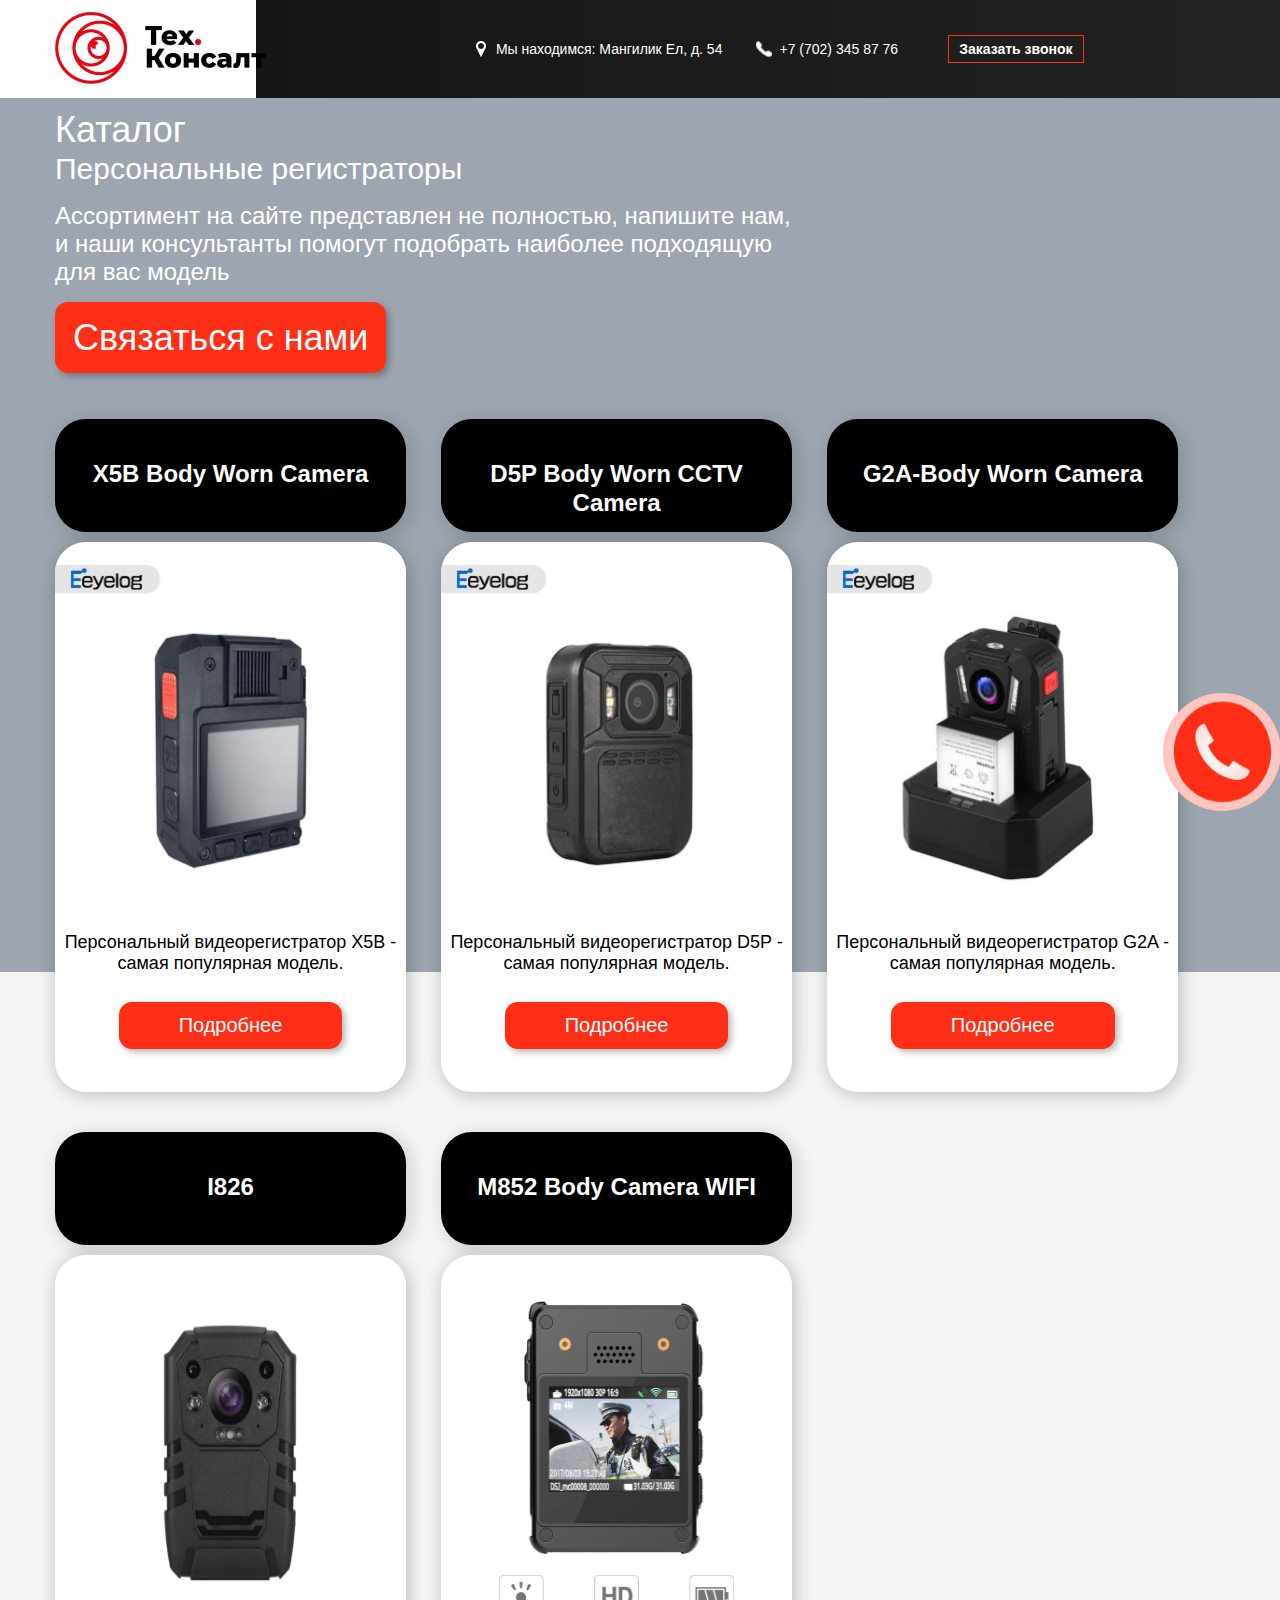
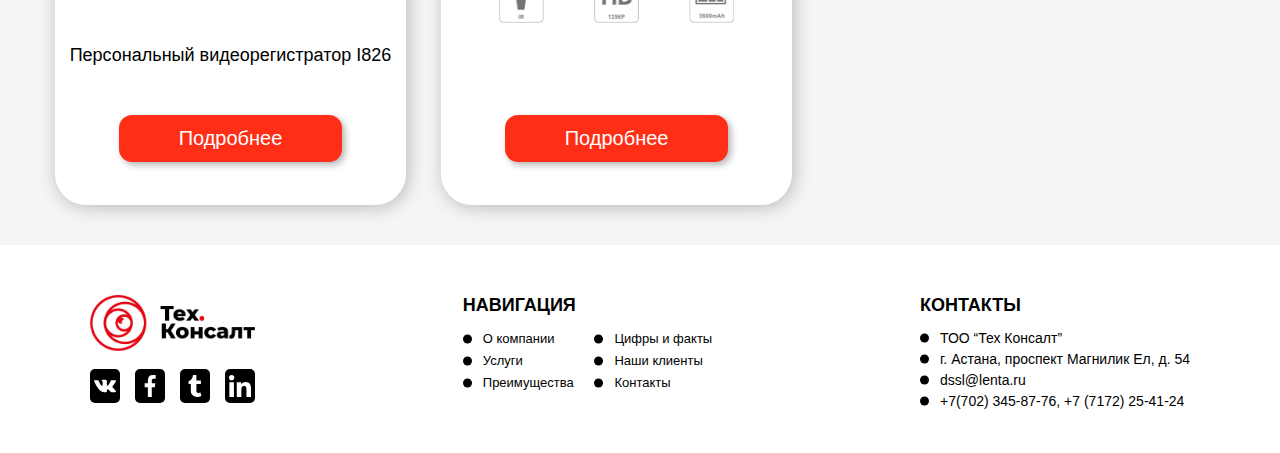
<file: page-catalog.html>
<!DOCTYPE html><html lang="ru"><head><meta charset="UTF-8"><meta name="viewport" content="width=device-width,initial-scale=1"><link rel="shortcut icon" href="img/favicon.ico" type="image/x-icon"><meta http-equiv="X-UA-Compatible" content="ie=edge"><meta name="theme-color" content="#111111"><title>spectra.kz-поставка,монтаж и установка видеокамер в Астане</title><link rel="stylesheet" href="css/main.min.css"></head><body><div class="site-container"><a href="#" class="call-btn"><img src="img/call.png" alt="phone"> </a><!-- modal-form --><div class="modal-container"><div class="modal"><div class="modal-close"></div><h3>Запишитесь на тест-драйв.</h3><p class="form-desc">Отправляя свои персональные данные, вы даете согласие на их обработку</p><form action="#" class="form"><input type="text" id="input-name" placeholder="Ваше имя"> <input type="tel" id="input-tel" placeholder="Ваш телефон"> <button type="submit" class="btn-reset btn">ЗАПИСАТЬСЯ</button></form></div></div><!-- ==================== --><header class="header page-header"><div class="container header__container"><a href="index.html" class="header__logo"><img src="img/logo.png" alt=""></a><div class="header__navbar"><div class="header__navbar-top"><span class="adress">Мы находимся: Мангилик Ел, д. 54</span> <a href="tel:+77023458776" class="tel">+7 (702) 345 87 76</a> <button class="btn-reset header__call">Заказать звонок</button></div></div></div></header><main id="swup" class="transition-fade"><section class="catalog"><div class="container catalog__container"><div class="catalog__info _anim-items"><h2 class="_anim-items">Каталог</h2><span class="_anim-items">Персональные регистраторы</span><p class="_anim-items">Ассортимент на сайте представлен не полностью, напишите нам, и наши консультанты помогут подобрать наиболее подходящую для вас модель</p><a href="#" class="btn _anim-items">Связаться с нами</a></div><div class="catalog__inner"><div class="catalog__item"><div class="catalog__item-header"><h3>X5B Body Worn Camera</h3></div><div class="catalog__item-body"><img src="img/catalog-1.png" alt="camera"><p class="catalog__desc">Персональный видеорегистратор X5B - самая популярная модель.</p><div class="hidden-info"><div class="hidden-info__price">200 000kzt</div><div class="hidden-info__desc">Описание товара</div><div class="hidden-info__char">Характеристика товара</div><div class="hidden-info__docs">Документация товара</div></div><a href="#" class="btn catalog__btn">Подробнее</a></div></div><div class="catalog__item"><div class="catalog__item-header"><h3>D5P Body Worn CCTV Camera</h3></div><div class="catalog__item-body"><img src="img/catalog-2.png" alt="camera"><p class="catalog__desc">Персональный видеорегистратор D5P - самая популярная модель.</p><div class="hidden-info"><div class="hidden-info__price">250 000kzt</div><div class="hidden-info__desc">Описание товара</div><div class="hidden-info__char">Характеристика товара</div><div class="hidden-info__docs">Документация товара</div></div><a href="#" class="btn catalog__btn">Подробнее</a></div></div><div class="catalog__item"><div class="catalog__item-header"><h3>G2A-Body Worn Camera</h3></div><div class="catalog__item-body"><img src="img/catalog-3.png" alt="camera"><p class="catalog__desc">Персональный видеорегистратор G2A - самая популярная модель.</p><div class="hidden-info"><div class="hidden-info__price">150 000kzt</div><div class="hidden-info__desc">Описание товара</div><div class="hidden-info__char">Характеристика товара</div><div class="hidden-info__docs">Документация товара</div></div><a href="#" class="btn catalog__btn">Подробнее</a></div></div><div class="catalog__item"><div class="catalog__item-header"><h3>I826</h3></div><div class="catalog__item-body"><img src="img/catalog-4.png" alt="camera"><p class="catalog__desc">Персональный видеорегистратор I826</p><div class="hidden-info"><div class="hidden-info__price">120 000kzt</div><div class="hidden-info__desc">Описание товара</div><div class="hidden-info__char">Характеристика товара</div><div class="hidden-info__docs">Документация товара</div></div><a href="#" class="btn catalog__btn">Подробнее</a></div></div><div class="catalog__item"><div class="catalog__item-header"><h3>M852 Body Camera WIFI</h3></div><div class="catalog__item-body"><img src="img/catalog-5.png" alt="camera"><p class="catalog__desc"></p><div class="hidden-info"><div class="hidden-info__price">400 000kzt</div><div class="hidden-info__desc">Описание товара</div><div class="hidden-info__char">Характеристика товара</div><div class="hidden-info__docs">Документация товара</div></div><a href="#" class="btn catalog__btn">Подробнее</a></div></div></div></div></section></main><footer class="footer" id="footer"><div class="container footer__container"><div class="footer__info"><a href="index.html" class="footer__logo logo"><img src="img/logo.png" alt="logo"></a><div class="footer__social"><a href="#"><svg class="social-icon"><use xlink:href="img/sprite.svg#vk"></use></svg> </a><a href="#"><svg class="social-icon"><use xlink:href="img/sprite.svg#fb"></use></svg> </a><a href="#"><svg class="social-icon"><use xlink:href="img/sprite.svg#tb"></use></svg> </a><a href="#"><svg class="social-icon"><use xlink:href="img/sprite.svg#in"></use></svg></a></div></div><div class="footer__nav"><h3>Навигация</h3><ul><li><a href="#">О компании</a></li><li><a href="#">Услуги</a></li><li><a href="#">Преимущества</a></li><li><a href="#">Цифры и факты</a></li><li><a href="#">Наши клиенты</a></li><li><a href="#">Контакты</a></li></ul></div><div class="footer__contacts"><h3>КОНТАКТЫ</h3><ul><li>ТОО “Тех Консалт”</li><li>г. Астана, проспект Магнилик Ел, д. 54</li><li>dssl@lenta.ru</li><li>+7(702) 345-87-76, +7 (7172) 25-41-24</li></ul></div></div></footer></div><script src="js/main.js"></script></body></html>
</file>
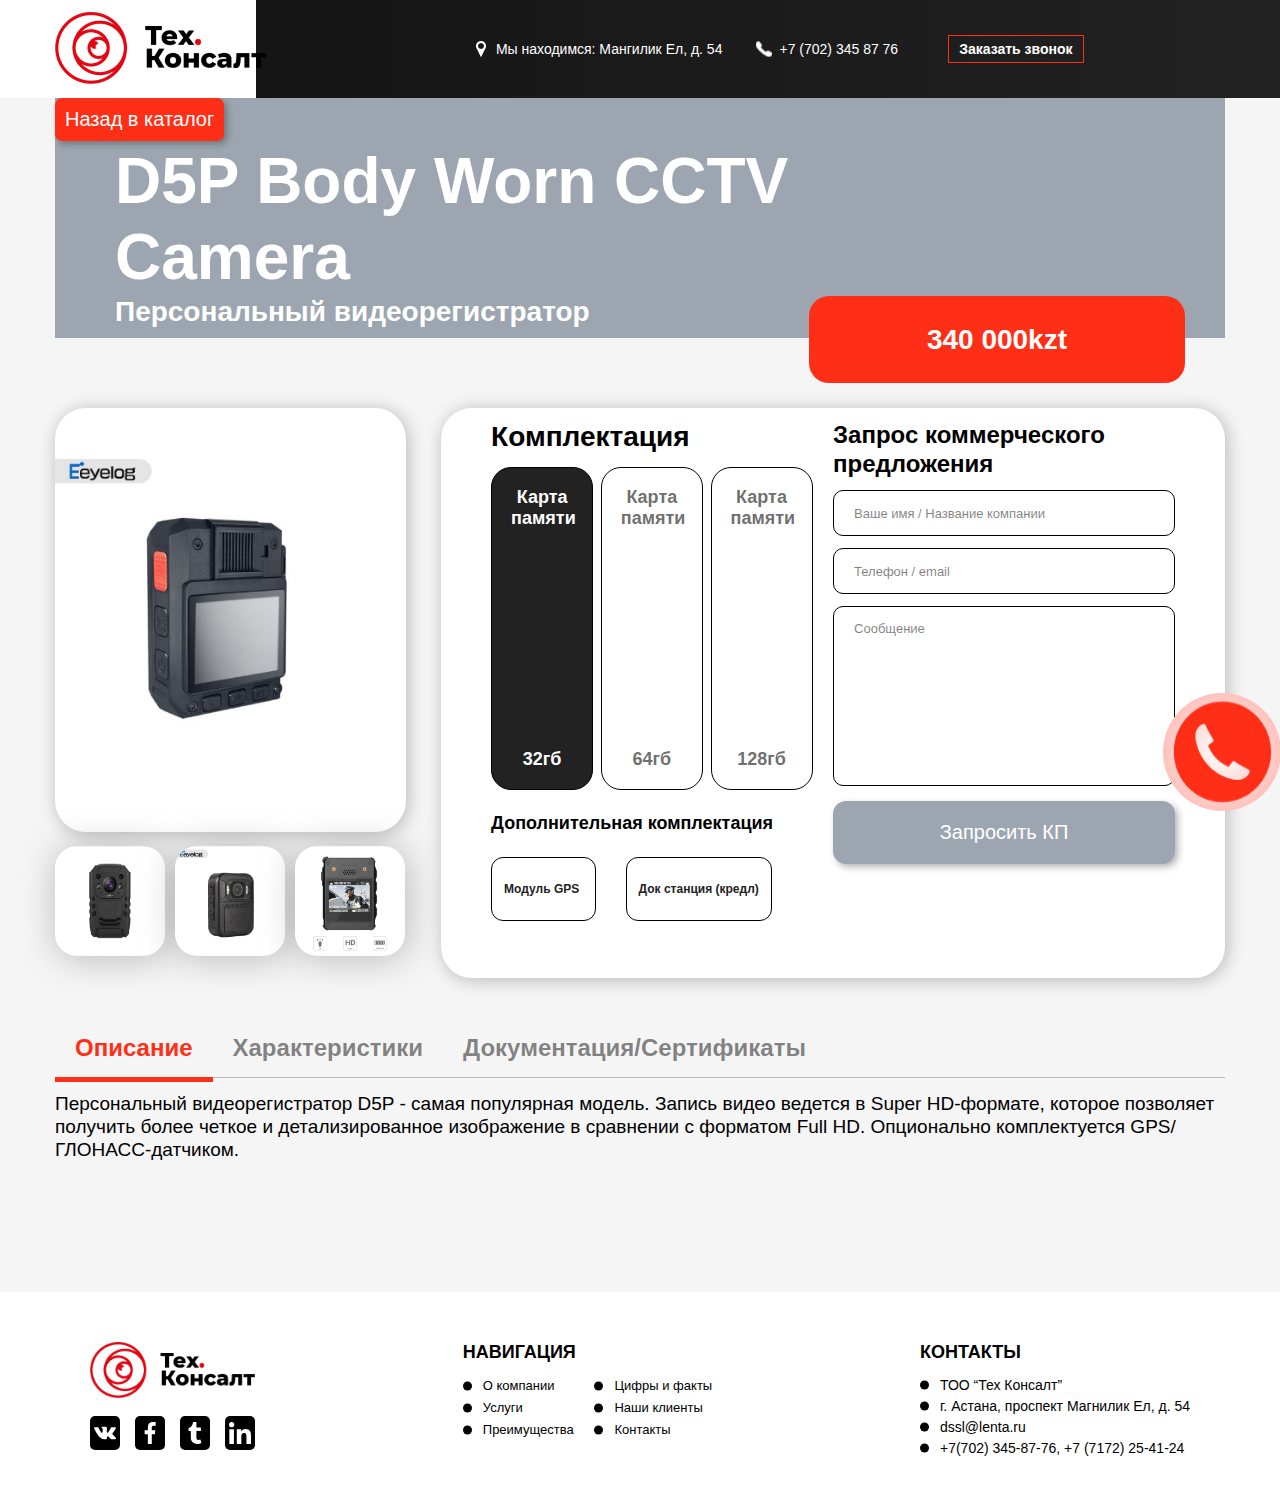
<file: page-product.html>
<!DOCTYPE html><html lang="ru"><head><meta charset="UTF-8"><meta name="viewport" content="width=device-width,initial-scale=1"><link rel="shortcut icon" href="img/favicon.ico" type="image/x-icon"><meta http-equiv="X-UA-Compatible" content="ie=edge"><meta name="theme-color" content="#111111"><title>spectra.kz-поставка,монтаж и установка видеокамер в Астане</title><link rel="stylesheet" href="css/main.min.css"></head><body><div class="site-container"><a href="#" class="call-btn"><img src="img/call.png" alt="phone"> </a><!-- modal-form --><div class="modal-container"><div class="modal"><div class="modal-close"></div><h3>Запишитесь на тест-драйв.</h3><p class="form-desc">Отправляя свои персональные данные, вы даете согласие на их обработку</p><form action="#" class="form"><input type="text" id="input-name" placeholder="Ваше имя"> <input type="tel" id="input-tel" placeholder="Ваш телефон"> <button type="submit" class="btn-reset btn">ЗАПИСАТЬСЯ</button></form></div></div><!-- ==================== --><header class="header page-header"><div class="container header__container"><a href="index.html" class="header__logo"><img src="../img/logo.png" alt=""></a><div class="header__navbar"><div class="header__navbar-top"><span class="adress">Мы находимся: Мангилик Ел, д. 54</span> <a href="tel:+77023458776" class="tel">+7 (702) 345 87 76</a> <button class="btn-reset header__call">Заказать звонок</button></div></div></div></header><main id="swup" class="transition-fade"><section class="product"><div class="product__container container"><div class="product__title"><h2>D5P Body Worn CCTV Camera</h2><span>Персональный видеорегистратор</span> <span class="product__price">340 000kzt</span> <a href="/page-catalog.html" class="btn">Назад в каталог</a></div><div class="product__info"><div class="product__pictures"><div class="product__pictures-big"><img src="../img/catalog-1.png" alt="camera"></div><ul class="product__pictures-list"><li class="product__pictures-item"><img src="../img/catalog-4.png" alt=""></li><li class="product__pictures-item"><img src="../img/catalog-2.png" alt=""></li><li class="product__pictures-item"><img src="../img/catalog-5.png" alt=""></li></ul></div><div class="product__params"><div class="product__params-complectation"><h3>Комплектация</h3><ul class="memory-card"><li class="memory-card-item active"><span class="name">Карта памяти</span> <span class="gigs">32гб</span></li><li class="memory-card-item"><span class="name">Карта памяти</span> <span class="gigs">64гб</span></li><li class="memory-card-item"><span class="name">Карта памяти</span> <span class="gigs">128гб</span></li></ul><div class="more"><h3>Дополнительная комплектация</h3><ul class="more__inputs"><label for="gps" class="input-label">Модуль GPS <input type="checkbox" name="gps" id="gps" class="more__input visually-hidden"></label> <label for="doc" class="input-label">Док станция (кредл) <input type="checkbox" name="doc" id="doc" class="more__input visually-hidden"></label></ul></div></div><div class="product__params-form"><h3>Запрос коммерческого предложения</h3><form action="#" class="product__form"><input type="text" placeholder="Ваше имя / Название компании"> <input type="text" placeholder="Телефон / email"> <textarea name="text" id="textarea" placeholder="Сообщение"></textarea> <button class="btn-reset btn">Запросить КП</button></form></div></div></div><div class="product__text"><ul class="product__text-nav"><li><button class="btn-reset active" data-text="desc">Описание</button></li><li><button class="btn-reset" data-text="char">Характеристики</button></li><li><button class="btn-reset" data-text="docs">Документация/Сертификаты</button></li></ul><div class="product__text-content"><div class="product__text-content-out active" data-text="desc">Персональный видеорегистратор D5P - самая популярная модель. Запись видео ведется в Super HD-формате, которое позволяет получить более четкое и детализированное изображение в сравнении с форматом Full HD. Опционально комплектуется GPS/ГЛОНАСС-датчиком.</div><div class="product__text-content-out" data-text="char">КОРПУС: ABS IP54 RATEDПАМЯТЬ: 32GB BUILT-IN MEMORYВРЕМЯ ЗАПИСИ: 480P 13-14HRS, 720P 8-9HRS, 1080P 5-6HRS, 1296P 3-РАЗМЕР ЗЕРКАЛА: N/AВОСПРОИЗВЕДЕНИЕ ВИДЕО: YES (VIDEO AND AUDIO)АККУМУЛЯТОР И ПОДСТАВКА ПО ВРЕМЕНИ: 3.7V 2600MAH LI-ION 720P 6-8HRSМАТЕРИАЛ ЛИНЗ: АКРИЛМОДИФИЦИРОВАННЫЙ ЭЛЕМЕНТ: NOСТРАНА/РЕГИОН ПРОИЗВОДСТВА: КИТАЙПОЛЬЗОВАТЕЛЬСКИЙ ПАКЕТ: YESКОЛИЧЕСТВЕННАЯ ЕДИНИЦА: 1ПОДЛОЖКА: ПЛАСТИКТИП ЭТИКЕТКИ И ЛЕНТЫ: N / AТИП УСТРОЙСТВА ДЛЯ ПРЕДОТВРАЩЕНИЯ КРАЖ: N / AОБЯЗАННОСТИ: 4-5 HOURSПОДКЛЮЧЕНИЕ: USB2.0 (DATA DOWNLOAD & CHARGING)ЖЕСТКИЙ ТИП ТЕГА: N / AРАЗМЕРЫ: 82MM X 60MM X 28MMВЕС: 115GДРУГИЕ ОСОБЕННОСТИ: ЗВУКОВАЯ ОБРАТНАЯ СВЯЗЬ, МГНОВЕННЫЕ ВЫСТРЕЛЫ</div><div class="product__text-content-out" data-text="docs">Документация по продукту</div></div></div></div></section></main><footer class="footer" id="footer"><div class="container footer__container"><div class="footer__info"><a href="index.html" class="footer__logo logo"><img src="../img/logo.png" alt="logo"></a><div class="footer__social"><a href="#"><svg class="social-icon"><use xlink:href="img/sprite.svg#vk"></use></svg> </a><a href="#"><svg class="social-icon"><use xlink:href="img/sprite.svg#fb"></use></svg> </a><a href="#"><svg class="social-icon"><use xlink:href="img/sprite.svg#tb"></use></svg> </a><a href="#"><svg class="social-icon"><use xlink:href="img/sprite.svg#in"></use></svg></a></div></div><div class="footer__nav"><h3>Навигация</h3><ul><li><a href="#">О компании</a></li><li><a href="#">Услуги</a></li><li><a href="#">Преимущества</a></li><li><a href="#">Цифры и факты</a></li><li><a href="#">Наши клиенты</a></li><li><a href="#">Контакты</a></li></ul></div><div class="footer__contacts"><h3>КОНТАКТЫ</h3><ul><li>ТОО “Тех Консалт”</li><li>г. Астана, проспект Магнилик Ел, д. 54</li><li>dssl@lenta.ru</li><li>+7(702) 345-87-76, +7 (7172) 25-41-24</li></ul></div></div></footer></div><script src="js/main.js"></script></body></html>
</file>
<file: css/main.min.css>
@font-face{font-family:swiper-icons;src:url('data:application/font-woff;charset=utf-8;base64, [base64]//wADZ2x5ZgAAAywAAADMAAAD2MHtryVoZWFkAAABbAAAADAAAAA2E2+eoWhoZWEAAAGcAAAAHwAAACQC9gDzaG10eAAAAigAAAAZAAAArgJkABFsb2NhAAAC0AAAAFoAAABaFQAUGG1heHAAAAG8AAAAHwAAACAAcABAbmFtZQAAA/gAAAE5AAACXvFdBwlwb3N0AAAFNAAAAGIAAACE5s74hXjaY2BkYGAAYpf5Hu/j+W2+MnAzMYDAzaX6QjD6/4//Bxj5GA8AuRwMYGkAPywL13jaY2BkYGA88P8Agx4j+/8fQDYfA1AEBWgDAIB2BOoAeNpjYGRgYNBh4GdgYgABEMnIABJzYNADCQAACWgAsQB42mNgYfzCOIGBlYGB0YcxjYGBwR1Kf2WQZGhhYGBiYGVmgAFGBiQQkOaawtDAoMBQxXjg/wEGPcYDDA4wNUA2CCgwsAAAO4EL6gAAeNpj2M0gyAACqxgGNWBkZ2D4/wMA+xkDdgAAAHjaY2BgYGaAYBkGRgYQiAHyGMF8FgYHIM3DwMHABGQrMOgyWDLEM1T9/w8UBfEMgLzE////P/5//f/V/xv+r4eaAAeMbAxwIUYmIMHEgKYAYjUcsDAwsLKxc3BycfPw8jEQA/[base64]/uznmfPFBNODM2K7MTQ45YEAZqGP81AmGGcF3iPqOop0r1SPTaTbVkfUe4HXj97wYE+yNwWYxwWu4v1ugWHgo3S1XdZEVqWM7ET0cfnLGxWfkgR42o2PvWrDMBSFj/IHLaF0zKjRgdiVMwScNRAoWUoH78Y2icB/yIY09An6AH2Bdu/UB+yxopYshQiEvnvu0dURgDt8QeC8PDw7Fpji3fEA4z/PEJ6YOB5hKh4dj3EvXhxPqH/SKUY3rJ7srZ4FZnh1PMAtPhwP6fl2PMJMPDgeQ4rY8YT6Gzao0eAEA409DuggmTnFnOcSCiEiLMgxCiTI6Cq5DZUd3Qmp10vO0LaLTd2cjN4fOumlc7lUYbSQcZFkutRG7g6JKZKy0RmdLY680CDnEJ+UMkpFFe1RN7nxdVpXrC4aTtnaurOnYercZg2YVmLN/d/gczfEimrE/fs/bOuq29Zmn8tloORaXgZgGa78yO9/cnXm2BpaGvq25Dv9S4E9+5SIc9PqupJKhYFSSl47+Qcr1mYNAAAAeNptw0cKwkAAAMDZJA8Q7OUJvkLsPfZ6zFVERPy8qHh2YER+3i/BP83vIBLLySsoKimrqKqpa2hp6+jq6RsYGhmbmJqZSy0sraxtbO3sHRydnEMU4uR6yx7JJXveP7WrDycAAAAAAAH//wACeNpjYGRgYOABYhkgZgJCZgZNBkYGLQZtIJsFLMYAAAw3ALgAeNolizEKgDAQBCchRbC2sFER0YD6qVQiBCv/H9ezGI6Z5XBAw8CBK/m5iQQVauVbXLnOrMZv2oLdKFa8Pjuru2hJzGabmOSLzNMzvutpB3N42mNgZGBg4GKQYzBhYMxJLMlj4GBgAYow/P/PAJJhLM6sSoWKfWCAAwDAjgbRAAB42mNgYGBkAIIbCZo5IPrmUn0hGA0AO8EFTQAA') format('woff');font-weight:400;font-style:normal}:root{--swiper-theme-color:#007aff;--swiper-navigation-size:44px;--color-black:#000;--color-white:#fff;--color-yellow:#BD9D33;--color-red:#FF2E17;--color-gray:#9DA6B0;--color-dark:#222222}.swiper-container{margin-left:auto;margin-right:auto;position:relative;overflow:hidden;list-style:none;padding:0;z-index:1}.swiper-container-vertical>.swiper-wrapper{flex-direction:column}.swiper-wrapper{position:relative;width:100%;height:100%;z-index:1;display:flex;transition-property:transform;box-sizing:content-box}.swiper-container-android .swiper-slide,.swiper-wrapper{transform:translate3d(0,0,0)}.swiper-container-multirow>.swiper-wrapper{flex-wrap:wrap}.swiper-container-multirow-column>.swiper-wrapper{flex-wrap:wrap;flex-direction:column}.swiper-container-free-mode>.swiper-wrapper{transition-timing-function:ease-out;margin:0 auto}.swiper-slide{flex-shrink:0;width:100%;height:100%;position:relative;transition-property:transform}.swiper-slide-invisible-blank{visibility:hidden}.swiper-container-autoheight,.swiper-container-autoheight .swiper-slide{height:auto}.swiper-container-autoheight .swiper-wrapper{align-items:flex-start;transition-property:transform,height}.swiper-container-3d{perspective:1200px}.swiper-container-3d .swiper-cube-shadow,.swiper-container-3d .swiper-slide,.swiper-container-3d .swiper-slide-shadow-bottom,.swiper-container-3d .swiper-slide-shadow-left,.swiper-container-3d .swiper-slide-shadow-right,.swiper-container-3d .swiper-slide-shadow-top,.swiper-container-3d .swiper-wrapper{transform-style:preserve-3d}.swiper-container-3d .swiper-slide-shadow-bottom,.swiper-container-3d .swiper-slide-shadow-left,.swiper-container-3d .swiper-slide-shadow-right,.swiper-container-3d .swiper-slide-shadow-top{position:absolute;left:0;top:0;width:100%;height:100%;pointer-events:none;z-index:10}.swiper-container-3d .swiper-slide-shadow-left{background-image:linear-gradient(to left,rgba(0,0,0,.5),rgba(0,0,0,0))}.swiper-container-3d .swiper-slide-shadow-right{background-image:linear-gradient(to right,rgba(0,0,0,.5),rgba(0,0,0,0))}.swiper-container-3d .swiper-slide-shadow-top{background-image:linear-gradient(to top,rgba(0,0,0,.5),rgba(0,0,0,0))}.swiper-container-3d .swiper-slide-shadow-bottom{background-image:linear-gradient(to bottom,rgba(0,0,0,.5),rgba(0,0,0,0))}.swiper-container-css-mode>.swiper-wrapper{overflow:auto;scrollbar-width:none;-ms-overflow-style:none}.swiper-container-css-mode>.swiper-wrapper::-webkit-scrollbar{display:none}.swiper-container-css-mode>.swiper-wrapper>.swiper-slide{scroll-snap-align:start start}.swiper-container-horizontal.swiper-container-css-mode>.swiper-wrapper{scroll-snap-type:x mandatory}.swiper-container-vertical.swiper-container-css-mode>.swiper-wrapper{scroll-snap-type:y mandatory}.swiper-button-next,.swiper-button-prev{position:absolute;top:50%;width:calc(var(--swiper-navigation-size)/ 44 * 27);height:var(--swiper-navigation-size);margin-top:calc(-1 * var(--swiper-navigation-size)/ 2);z-index:10;cursor:pointer;display:flex;align-items:center;justify-content:center;color:var(--swiper-navigation-color,var(--swiper-theme-color))}.swiper-button-next.swiper-button-disabled,.swiper-button-prev.swiper-button-disabled{opacity:.35;cursor:auto;pointer-events:none}.swiper-button-next:after,.swiper-button-prev:after{font-family:swiper-icons;font-size:var(--swiper-navigation-size);text-transform:none!important;letter-spacing:0;text-transform:none;font-variant:initial;line-height:1}.swiper-button-prev,.swiper-container-rtl .swiper-button-next{left:10px;right:auto}.swiper-button-prev:after,.swiper-container-rtl .swiper-button-next:after{content:'prev'}.swiper-button-next,.swiper-container-rtl .swiper-button-prev{right:10px;left:auto}.swiper-button-next:after,.swiper-container-rtl .swiper-button-prev:after{content:'next'}.swiper-button-next.swiper-button-white,.swiper-button-prev.swiper-button-white{--swiper-navigation-color:#ffffff}.swiper-button-next.swiper-button-black,.swiper-button-prev.swiper-button-black{--swiper-navigation-color:#000000}.swiper-button-lock{display:none}.swiper-pagination{position:absolute;text-align:center;transition:opacity .3s;transform:translate3d(0,0,0);z-index:10}.swiper-pagination.swiper-pagination-hidden{opacity:0}.swiper-container-horizontal>.swiper-pagination-bullets,.swiper-pagination-custom,.swiper-pagination-fraction{bottom:10px;left:0;width:100%}.swiper-pagination-bullets-dynamic{overflow:hidden;font-size:0}.swiper-pagination-bullets-dynamic .swiper-pagination-bullet{transform:scale(.33);position:relative}.swiper-pagination-bullets-dynamic .swiper-pagination-bullet-active,.swiper-pagination-bullets-dynamic .swiper-pagination-bullet-active-main{transform:scale(1)}.swiper-pagination-bullets-dynamic .swiper-pagination-bullet-active-prev{transform:scale(.66)}.swiper-pagination-bullets-dynamic .swiper-pagination-bullet-active-prev-prev{transform:scale(.33)}.swiper-pagination-bullets-dynamic .swiper-pagination-bullet-active-next{transform:scale(.66)}.swiper-pagination-bullets-dynamic .swiper-pagination-bullet-active-next-next{transform:scale(.33)}.swiper-pagination-bullet{width:8px;height:8px;display:inline-block;border-radius:100%;background:#000;opacity:.2}button.swiper-pagination-bullet{border:none;margin:0;padding:0;box-shadow:none;-webkit-appearance:none;-moz-appearance:none;appearance:none}.swiper-pagination-clickable .swiper-pagination-bullet{cursor:pointer}.swiper-pagination-bullet-active{opacity:1;background:var(--swiper-pagination-color,var(--swiper-theme-color))}.swiper-container-vertical>.swiper-pagination-bullets{right:10px;top:50%;transform:translate3d(0,-50%,0)}.swiper-container-vertical>.swiper-pagination-bullets .swiper-pagination-bullet{margin:6px 0;display:block}.swiper-container-vertical>.swiper-pagination-bullets.swiper-pagination-bullets-dynamic{top:50%;transform:translateY(-50%);width:8px}.swiper-container-vertical>.swiper-pagination-bullets.swiper-pagination-bullets-dynamic .swiper-pagination-bullet{display:inline-block;transition:transform .2s,top .2s}.swiper-container-horizontal>.swiper-pagination-bullets .swiper-pagination-bullet{margin:0 4px}.swiper-container-horizontal>.swiper-pagination-bullets.swiper-pagination-bullets-dynamic{left:50%;transform:translateX(-50%);white-space:nowrap}.swiper-container-horizontal>.swiper-pagination-bullets.swiper-pagination-bullets-dynamic .swiper-pagination-bullet{transition:transform .2s,left .2s}.swiper-container-horizontal.swiper-container-rtl>.swiper-pagination-bullets-dynamic .swiper-pagination-bullet{transition:transform .2s,right .2s}.swiper-pagination-progressbar{background:rgba(0,0,0,.25);position:absolute}.swiper-pagination-progressbar .swiper-pagination-progressbar-fill{background:var(--swiper-pagination-color,var(--swiper-theme-color));position:absolute;left:0;top:0;width:100%;height:100%;transform:scale(0);transform-origin:left top}.swiper-container-rtl .swiper-pagination-progressbar .swiper-pagination-progressbar-fill{transform-origin:right top}.swiper-container-horizontal>.swiper-pagination-progressbar,.swiper-container-vertical>.swiper-pagination-progressbar.swiper-pagination-progressbar-opposite{width:100%;height:4px;left:0;top:0}.swiper-container-horizontal>.swiper-pagination-progressbar.swiper-pagination-progressbar-opposite,.swiper-container-vertical>.swiper-pagination-progressbar{width:4px;height:100%;left:0;top:0}.swiper-pagination-white{--swiper-pagination-color:#ffffff}.swiper-pagination-black{--swiper-pagination-color:#000000}.swiper-pagination-lock{display:none}.swiper-scrollbar{border-radius:10px;position:relative;-ms-touch-action:none;background:rgba(0,0,0,.1)}.swiper-container-horizontal>.swiper-scrollbar{position:absolute;left:1%;bottom:3px;z-index:50;height:5px;width:98%}.swiper-container-vertical>.swiper-scrollbar{position:absolute;right:3px;top:1%;z-index:50;width:5px;height:98%}.swiper-scrollbar-drag{height:100%;width:100%;position:relative;background:rgba(0,0,0,.5);border-radius:10px;left:0;top:0}.swiper-scrollbar-cursor-drag{cursor:move}.swiper-scrollbar-lock{display:none}.swiper-zoom-container{width:100%;height:100%;display:flex;justify-content:center;align-items:center;text-align:center}.swiper-zoom-container>canvas,.swiper-zoom-container>img,.swiper-zoom-container>svg{max-width:100%;max-height:100%;object-fit:contain}.swiper-slide-zoomed{cursor:move}.swiper-lazy-preloader{width:42px;height:42px;position:absolute;left:50%;top:50%;margin-left:-21px;margin-top:-21px;z-index:10;transform-origin:50%;animation:1s linear infinite swiper-preloader-spin;box-sizing:border-box;border:4px solid var(--swiper-preloader-color,var(--swiper-theme-color));border-radius:50%;border-top-color:transparent}.swiper-lazy-preloader-white{--swiper-preloader-color:#fff}.swiper-lazy-preloader-black{--swiper-preloader-color:#000}@keyframes swiper-preloader-spin{100%{transform:rotate(360deg)}}.swiper-container .swiper-notification{position:absolute;left:0;top:0;pointer-events:none;opacity:0;z-index:-1000}.swiper-container-fade.swiper-container-free-mode .swiper-slide{transition-timing-function:ease-out}.swiper-container-fade .swiper-slide{pointer-events:none;transition-property:opacity}.swiper-container-fade .swiper-slide .swiper-slide{pointer-events:none}.swiper-container-fade .swiper-slide-active,.swiper-container-fade .swiper-slide-active .swiper-slide-active{pointer-events:auto}.swiper-container-cube{overflow:visible}.swiper-container-cube .swiper-slide{pointer-events:none;-webkit-backface-visibility:hidden;backface-visibility:hidden;z-index:1;visibility:hidden;transform-origin:0 0;width:100%;height:100%}.swiper-container-cube .swiper-slide .swiper-slide{pointer-events:none}.swiper-container-cube.swiper-container-rtl .swiper-slide{transform-origin:100% 0}.swiper-container-cube .swiper-slide-active,.swiper-container-cube .swiper-slide-active .swiper-slide-active{pointer-events:auto}.swiper-container-cube .swiper-slide-active,.swiper-container-cube .swiper-slide-next,.swiper-container-cube .swiper-slide-next+.swiper-slide,.swiper-container-cube .swiper-slide-prev{pointer-events:auto;visibility:visible}.swiper-container-cube .swiper-slide-shadow-bottom,.swiper-container-cube .swiper-slide-shadow-left,.swiper-container-cube .swiper-slide-shadow-right,.swiper-container-cube .swiper-slide-shadow-top{z-index:0;-webkit-backface-visibility:hidden;backface-visibility:hidden}.swiper-container-cube .swiper-cube-shadow{position:absolute;left:0;bottom:0;width:100%;height:100%;background:#000;opacity:.6;-webkit-filter:blur(50px);filter:blur(50px);z-index:0}.swiper-container-flip{overflow:visible}.swiper-container-flip .swiper-slide{pointer-events:none;-webkit-backface-visibility:hidden;backface-visibility:hidden;z-index:1}.swiper-container-flip .swiper-slide .swiper-slide{pointer-events:none}.swiper-container-flip .swiper-slide-active,.swiper-container-flip .swiper-slide-active .swiper-slide-active{pointer-events:auto}.swiper-container-flip .swiper-slide-shadow-bottom,.swiper-container-flip .swiper-slide-shadow-left,.swiper-container-flip .swiper-slide-shadow-right,.swiper-container-flip .swiper-slide-shadow-top{z-index:0;-webkit-backface-visibility:hidden;backface-visibility:hidden}@font-face{font-family:SFProDisplay;src:url(../fonts/SFProDisplay-Medium.woff2) format("woff2");font-weight:500;font-display:swap;font-style:normal}@font-face{font-family:SFProDisplay;src:url(../fonts/SFProDisplay-Regular.woff2) format("woff2");font-weight:400;font-display:swap;font-style:normal}@font-face{font-family:SFProDisplay;src:url(../fonts/SFProDisplay-Semibold.woff2) format("woff2");font-weight:600;font-display:swap;font-style:normal}@font-face{font-family:SFProDisplay;src:url(../fonts/SFProDisplay-Light.woff2) format("woff2");font-weight:300;font-display:swap;font-style:normal}/*! normalize.css v8.0.1 | MIT License | github.com/necolas/normalize.css */html{line-height:1.15;-webkit-text-size-adjust:100%;box-sizing:border-box}details,main{display:block}h1{font-size:2em}hr{box-sizing:content-box;height:0;overflow:visible}code,kbd,pre,samp{font-family:monospace,monospace;font-size:1em}a{background-color:transparent;text-decoration:none}abbr[title]{border-bottom:none;text-decoration:underline;-webkit-text-decoration:underline dotted;text-decoration:underline dotted}b,strong{font-weight:bolder}small{font-size:80%}sub,sup{font-size:75%;line-height:0;position:relative;vertical-align:baseline}sub{bottom:-.25em}sup{top:-.5em}img{border-style:none;max-width:100%}button,input,optgroup,select,textarea{font-family:inherit;font-size:100%;line-height:1.15;margin:0}button,input{overflow:visible}button,select{text-transform:none}[type=button],[type=reset],[type=submit],button{-webkit-appearance:button}[type=button]::-moz-focus-inner,[type=reset]::-moz-focus-inner,[type=submit]::-moz-focus-inner,button::-moz-focus-inner{border-style:none;padding:0}[type=button]:-moz-focusring,[type=reset]:-moz-focusring,[type=submit]:-moz-focusring,button:-moz-focusring{outline:ButtonText dotted 1px}fieldset{padding:.35em .75em .625em}legend{box-sizing:border-box;color:inherit;display:table;max-width:100%;padding:0;white-space:normal}progress{vertical-align:baseline}textarea{overflow:auto}[type=checkbox],[type=radio]{box-sizing:border-box;padding:0}[type=number]::-webkit-inner-spin-button,[type=number]::-webkit-outer-spin-button{height:auto}[type=search]{-webkit-appearance:textfield;outline-offset:-2px}[type=search]::-webkit-search-decoration{-webkit-appearance:none}::-webkit-file-upload-button{-webkit-appearance:button;font:inherit}summary{display:list-item}[hidden],template{display:none}*,::after,::before{box-sizing:inherit}body{margin:0;font-family:asd,sans-serif;background-color:#f5f5f5;font-size:14px}body.lock{overflow:hidden}ul{list-style:none;padding:0}h1,h2,h3,h4,h5,p{margin:0;padding:0}.is-outer{position:relative!important;left:-9999px!important}.site-container{position:relative;overflow:hidden}.stop-scroll{position:fixed;left:0;top:0;overflow:hidden;width:100%;height:100vh}.is-hidden{display:none!important}.for-mobile{display:none}@media (max-width:1024px){.for-mobile{display:block}}.error{border:2px solid #ff4019!important}.visually-hidden{position:absolute!important;clip:rect(1px 1px 1px 1px);clip:rect(1px,1px,1px,1px);padding:0!important;border:0!important;height:1px!important;width:1px!important;overflow:hidden}.btn-reset{border:none;background:0 0;cursor:pointer}.btn{font-size:20px;padding:25px 50px;color:#fff;background-color:var(--color-red);box-shadow:3px 3px 7px rgba(0,0,0,.3);border-radius:13px;transition:background-color 150ms}.btn:hover{background-color:var(--color-yellow)}.container{margin:0 auto;padding:0 15px;width:100%;max-width:1200px}.js-focus-visible :focus:not(.focus-visible){outline:0}.section-title{display:block;font-size:36px;font-style:normal;font-weight:600;line-height:43px;text-align:center;color:var(--color-dark);margin:15px 0}.section-title._anim-items{transform:translateY(30px);opacity:0;transition:transform .5s ease-in-out,opacity .5s}.section-title._anim-items._active{transform:translateY(0);opacity:1}.call-btn{display:block;width:117px;height:117px;position:fixed;bottom:10%;right:0;z-index:999}.call-btn img{width:100%;height:100%;-webkit-animation:4s infinite imgrotate;animation:4s infinite imgrotate}@-webkit-keyframes imgrotate{0%,100%,30%,40%{transform:rotate(0)}25%,35%{transform:rotate(-10deg)}}@keyframes imgrotate{0%,100%,30%,40%{transform:rotate(0)}25%,35%{transform:rotate(-10deg)}}.call-btn::before{content:'';display:block;position:absolute;width:118px;height:118px;top:0;left:0;border-radius:50%;background:radial-gradient(white,#ffa9a1);-webkit-animation:2s infinite puls;animation:2s infinite puls;transition:background .3s;z-index:-1}@-webkit-keyframes puls{0%{background:radial-gradient(transparent,rgba(255,46,23,.1) 20%)}100%{background:radial-gradient(transparent,rgba(255,46,23,.5) 100%)}}@keyframes puls{0%{background:radial-gradient(transparent,rgba(255,46,23,.1) 20%)}100%{background:radial-gradient(transparent,rgba(255,46,23,.5) 100%)}}.call-btn.hide{display:none}.modal-container{position:fixed;top:0;right:0;width:100%;height:100%;background:rgba(0,0,0,.9);display:flex;justify-content:center;align-items:center;z-index:10000;opacity:0;visibility:hidden;transition:transform .2s ease-in-out,opacity .2s}.modal-container .modal{position:relative;width:100%;max-width:600px;height:400px;background-color:#fff;text-align:center;padding:30px 15px 0;border-radius:8px;transform:scale(.5);transition:transform .2s ease-in-out}.modal-container .modal .modal-close{position:absolute;top:15px;right:15px;width:20px;height:20px;cursor:pointer;transition:transform 150ms}.modal-container .modal .modal-close:after,.modal-container .modal .modal-close:before{content:'';display:block;position:absolute;top:50%;left:0;width:100%;height:1px;background:var(--color-gray)}.modal-container .modal .modal-close:before{transform:rotate(45deg)}.modal-container .modal .modal-close:after{transform:rotate(-45deg)}.modal-container .modal .modal-close:hover{transform:scale(1.2)}.modal-container .modal h3{display:block;font-size:30px;font-style:normal;font-weight:700;line-height:43px;letter-spacing:0;text-align:center;color:var(--color-red);margin-bottom:5px}.modal-container .modal p{font-size:18px;font-style:normal;font-weight:300;line-height:21px;letter-spacing:0;color:rgba(0,0,0,.9);margin-bottom:20px}.modal-container .modal .form input{display:block;width:100%;padding:16px 10px 16px 28px;border:1px solid rgba(0,0,0,.28);color:#000;background:#fff;box-sizing:border-box;border-radius:6px;margin-bottom:25px;outline:0}.modal-container .modal .form input::-moz-placeholder{font-size:18px;font-style:normal;font-weight:300;line-height:21px;letter-spacing:0;text-align:left;color:rgba(0,0,0,.2)}.modal-container .modal .form input:-ms-input-placeholder{font-size:18px;font-style:normal;font-weight:300;line-height:21px;letter-spacing:0;text-align:left;color:rgba(0,0,0,.2)}.modal-container .modal .form input::-ms-input-placeholder{font-size:18px;font-style:normal;font-weight:300;line-height:21px;letter-spacing:0;text-align:left;color:rgba(0,0,0,.2)}.modal-container .modal .form input::placeholder{font-size:18px;font-style:normal;font-weight:300;line-height:21px;letter-spacing:0;text-align:left;color:rgba(0,0,0,.2)}.modal-container .modal button{width:100%;font-size:18px;line-height:21px;padding:16px 0}.modal-container.active{opacity:1;visibility:visible}.modal-container.active .modal{transform:scale(1)}.anim-scale{transform:scale(1);transition:transform .2s ease-in-out}.anim-scale:hover{transform:scale(1.1)}.header{position:relative;width:100%;height:98px;overflow-y:visible;z-index:1000}.header::before{content:'';display:block;position:absolute;top:0;left:0;width:30%;height:100%;background:#fff;z-index:-1}.header::after{content:'';display:block;position:absolute;top:0;right:0;width:70%;height:100%;background:#222;z-index:-1}.header__container{height:100%;display:flex}.header__logo{width:25%;padding:12px 0}.header__navbar{margin:0;padding:0 50px 0 20px;width:75%}.header__navbar-top{padding:15px 0;display:flex;justify-content:flex-end;border-bottom:2px solid #fff}.header__navbar-top .adress,.header__navbar-top .tel{position:relative;display:inline-block;padding-left:7px;margin-right:50px;color:#fff;line-height:16,71px;transition:color .2s}.header__navbar-top .adress:hover,.header__navbar-top .tel:hover{color:var(--color-yellow)}.header__navbar-top .adress:before{content:'';display:block;position:absolute;top:0;left:-16px;width:16px;height:16px;background:url(../img/nav.png) center no-repeat}.header__navbar-top .tel:before{content:'';display:block;position:absolute;top:0;left:-16px;width:16px;height:16px;background:url(../img/phone.png) center no-repeat}.header__navbar-top button{color:#fff;font-weight:700;transition:color .2s}.header__navbar-top button:hover{color:var(--color-red)}.nav{width:100%}.nav-list{display:flex;justify-content:space-between;align-items:center}.nav-item{position:relative;display:inline-block;padding:5px}.nav-link{position:relative;font-size:18px;color:#fff;font-weight:700}.nav-link::before{content:'';display:block;position:absolute;bottom:-5px;left:0;width:100%;height:2px;background:var(--color-yellow);transform:translateX(-20px);opacity:0;transition:transform .2s,opacity .2s}.nav-link:hover::before{transform:translateX(0);opacity:1}.nav-list li.haschild{position:relative}.nav-list li.haschild a::before{content:none}.nav-list li.haschild a::after{content:'';display:block;position:absolute;top:7px;left:-13px;width:10px;height:10px;background:url(../img/down-arrow.png) center/cover no-repeat;transition:opacity .2s,transform .2s}.nav-list li.haschild ul.hidden-menu{position:absolute;display:block;top:100%;left:0;width:282px;background-color:var(--color-yellow);padding-top:15px;transform:translateY(15px);opacity:0;visibility:hidden;z-index:10000;transition:opacity .2s,transform .2s ease-in-out}.nav-list li.haschild ul.hidden-menu li{display:inline-block;width:100%;text-align:center;padding:10px 0}.nav-list li.haschild ul.hidden-menu li:not(:last-child){border-bottom:1px solid #fff}.nav-list li.haschild ul.hidden-menu li a{display:inline-block;font-size:14px;color:#fff;transition:color .1s}.nav-list li.haschild ul.hidden-menu li a:hover{color:#222}.nav-list li.haschild:hover{background-color:var(--color-yellow)}.nav-list li.haschild:hover a::after{transform:translateY(2px);opacity:0}.nav-list li.haschild:hover ul.hidden-menu{transform:translateY(0);opacity:1;visibility:visible}.burger{display:none;z-index:10000}.header._anim-items .header__logo,.header._anim-items .header__navbar-top{transform:translateX(-30px);opacity:0;transition:transform .4s ease-in-out,opacity .4s}.header._anim-items .header__navbar-top{transition-delay:.3s}.header._anim-items .nav-list li{transform:translateY(15px);opacity:0;transition:transform .4s ease-in-out,opacity .4s}.header._anim-items .nav-list li:nth-child(2){transition-delay:.1s}.header._anim-items .nav-list li:nth-child(3){transition-delay:.2s}.header._anim-items .nav-list li:nth-child(4){transition-delay:.3s}.header._anim-items .nav-list li:nth-child(5){transition-delay:.4s}.header._anim-items .nav-list li:nth-child(6){transition-delay:.5s}.header._anim-items._active .header__logo,.header._anim-items._active .header__navbar-top{transform:translateX(0);opacity:1}.header._anim-items._active .nav-list li{transform:translateY(0);opacity:1}.page-header{position:relative}.page-header:after{background:linear-gradient(to right,#151515,#222)}.page-header .header__navbar{padding:0 10px}.page-header .header__navbar-top{height:100%;border:none;justify-content:center;align-items:center}.page-header .header__navbar-top button{cursor:pointer;padding:5px 10px;border:1px solid var(--color-red);background:0 0;transition:background .2s}.page-header .header__navbar-top button:hover{color:#fff;background:var(--color-red)}.hero{position:relative;width:100%;max-height:80vh;max-height:673px;margin-bottom:30px}.hero__container{height:90%;display:flex;justify-content:space-between;align-items:center}.hero__content{text-align:left;max-width:600px;z-index:50}.hero__content h1{display:inline-block;margin-bottom:40px;font-size:48px;font-style:normal;font-weight:600;line-height:57px;color:#fff;transform:translateX(-30px);opacity:0;transition:transform .5s,opacity .5s}.hero__content h1._active{transform:translateX(0);opacity:1}.hero__content a{transform:translateY(50px);opacity:0;transition:transform .5s ease-in-out,opacity .5s}.hero__content a._active{transform:translateY(0);opacity:1}.hero__img{width:563px;z-index:100;transform:scale(0);transition:transform .6s ease-in-out}.hero__img._active{transform:scale(1)}.main-slider{position:absolute;top:0;left:0;width:100%;height:100%;overflow:hidden}.main-slider__slide{width:100%;-webkit-filter:blur(5px);filter:blur(5px)}.main-slider__slide img{width:100%;height:100%;-o-object-fit:cover;object-fit:cover}.main-slider .main-slider__next,.main-slider .main-slider__prev{width:62px;height:62px;background:rgba(0,0,0,.5);z-index:20}.main-slider .main-slider__next:after,.main-slider .main-slider__prev:after{color:#fff}.main-slider .swiper-pagination-bullet{width:14px;height:14px;background-color:rgba(255,255,255,.548);z-index:100}.cars{background-color:#fff}.cars .container{display:flex;align-items:center;justify-content:space-between;flex-wrap:wrap;padding:50px 0}.cars__img{width:30%;margin:0 auto;overflow:hidden}.cars__img img{width:100%;height:100%}.cars__item{width:12%;height:130px;text-align:center;padding:0 5px;margin-bottom:15px}.cars__item:not(:last-child){border-right:1px solid rgba(0,0,0,.2)}.cars__item img{display:inline-block;width:auto;height:69px;margin-bottom:10px}.cars__item h5{display:block;text-align:center;font-size:18px;font-style:normal;font-weight:600;line-height:21px;color:#222}.cars__item._anim-items{transform:translateY(30px);opacity:0;transition:transform .5s ease-in-out,opacity .5s}.cars__item._anim-items._active{transform:translateY(0);opacity:1}.cars__item._anim-items:nth-child(2)._active{transition-delay:.1s}.cars__item._anim-items:nth-child(3)._active{transition-delay:.2s}.cars__item._anim-items:nth-child(4)._active{transition-delay:.3s}.cars__item._anim-items:nth-child(5)._active{transition-delay:.4s}.cars__item._anim-items:nth-child(6)._active{transition-delay:.5s}.cars__item._anim-items:nth-child(7)._active{transition-delay:.6s}.cars__item._anim-items:nth-child(8)._active{transition-delay:.7s}.services{position:relative}.services__inner{display:flex;flex-wrap:wrap;justify-content:space-between;padding:50px 0}.services__item{position:relative;width:30%;min-width:367px;height:277px;background:#000;margin-bottom:30px}.services__item:nth-child(4n){width:48%}.services__item:nth-child(4n) .services__content{width:100%;text-align:center}.services__item:nth-child(4n) .services__content h3{display:block;margin:0 auto 10px;width:25%}.services__item:nth-child(5n){width:48%}.services__item:nth-child(1) img{position:absolute;display:block;top:50%;left:0;width:117px;height:157px;transform:translateY(-50%)}.services__item:nth-child(2) img{position:absolute;display:block;top:50%;left:0;width:81px;height:181px;transform:translateY(-50%)}.services__item:nth-child(3) img{position:absolute;display:block;top:0;left:0;width:100%;height:100%;opacity:.5}.services__item:nth-child(5) img{position:absolute;display:block;top:50%;left:0;width:167px;height:209px;transform:translateY(-50%)}.services__content{position:absolute;top:50%;right:15px;width:50%;transform:translateY(-50%);text-align:center}.services__content h3{display:block;font-size:14px;font-style:normal;line-height:17px;color:#fff;margin-bottom:10px;text-align:center}.services__btn{padding:10px 12px;font-size:18px}.adventages{margin-bottom:50px}.adventages__inner{display:flex;justify-content:space-between;flex-wrap:wrap;align-items:center;padding-top:50px}.adventages__item{width:24%;height:220px;text-align:center;margin-bottom:50px;display:flex;flex-direction:column;align-items:center;justify-content:flex-start;padding:5px}.adventages__item:not(:nth-child(4n)){border-right:1px solid rgba(0,0,0,.1)}.adventages__item img{display:inline-block;margin-bottom:10px;width:91px;height:92px}.adventages__item h3{display:block;font-size:14px;font-style:normal;font-weight:600;line-height:17px;text-align:center;color:#000;min-height:40px;margin-bottom:10px}.adventages__item p{margin:0;padding:0;font-size:14px;font-style:normal;font-weight:400;line-height:17px;text-align:center;color:rgba(0,0,0,.5);flex-grow:1}.adventages__item._anim-items{transform:translateY(30px);opacity:0;transition:transform .5s ease-in-out,opacity .5s}.adventages__item._anim-items._active{transform:translateY(0);opacity:1}.adventages__item._anim-items:nth-child(2)._active{transition-delay:.1s}.adventages__item._anim-items:nth-child(3)._active{transition-delay:.2s}.adventages__item._anim-items:nth-child(4)._active{transition-delay:.3s}.adventages__item._anim-items:nth-child(5)._active{transition-delay:.4s}.adventages__item._anim-items:nth-child(6)._active{transition-delay:.5s}.adventages__item._anim-items:nth-child(7)._active{transition-delay:.6s}.adventages__item._anim-items:nth-child(8)._active{transition-delay:.7s}.test{padding:50px 0}.test__container{display:flex;justify-content:space-between;align-items:center}.test__item{width:30%;height:360px;background:#fff;box-shadow:5px 5px 26px 5px rgba(0,0,0,.1);text-align:left;padding:30px 61px 30px 30px}.test__item img{display:inline-block;height:115px;margin-bottom:18px}.test__item h3{display:inline-block;font-weight:600;font-size:18px;line-height:21px;color:#000;margin-bottom:13px}.test__item p{font-size:18px;line-height:2;color:rgba(0,0,0,.493)}.test__form{width:30%;height:360px;text-align:left}.test__form h3{display:block;font-size:36px;font-style:normal;font-weight:700;line-height:43px;letter-spacing:0;text-align:left;color:#000;margin-bottom:5px}.test__form p{font-size:18px;font-style:normal;font-weight:300;line-height:21px;letter-spacing:0;color:rgba(0,0,0,.9);margin-bottom:10px}.test__form .form input{display:block;width:100%;padding:16px 10px 16px 28px;border:1px solid rgba(0,0,0,.28);color:#000;background:#fff;box-sizing:border-box;border-radius:6px;margin-bottom:25px;outline:0}.test__form .form input::-moz-placeholder{font-size:18px;font-style:normal;font-weight:300;line-height:21px;letter-spacing:0;text-align:left;color:rgba(0,0,0,.2)}.test__form .form input:-ms-input-placeholder{font-size:18px;font-style:normal;font-weight:300;line-height:21px;letter-spacing:0;text-align:left;color:rgba(0,0,0,.2)}.test__form .form input::-ms-input-placeholder{font-size:18px;font-style:normal;font-weight:300;line-height:21px;letter-spacing:0;text-align:left;color:rgba(0,0,0,.2)}.test__form .form input::placeholder{font-size:18px;font-style:normal;font-weight:300;line-height:21px;letter-spacing:0;text-align:left;color:rgba(0,0,0,.2)}.test__form button{width:100%;font-size:18px;line-height:21px;padding:16px 0}.info{padding:50px 0}.info__container{display:flex}.info__text{width:60%}.info__text-nav{width:100%;position:relative;border-bottom:1px solid rgba(0,0,0,.25);display:flex;align-items:center;margin-bottom:20px}.info__text-nav label{display:inline-block;padding:15px 10px;font-size:18px;font-style:normal;font-weight:600;line-height:21px;color:rgba(0,0,0,.5);z-index:1;cursor:pointer;transition:150ms}.info__text-nav label:not(:last-child){margin-right:15px}.info__text-nav label.active{position:relative;color:#000}.info__text-nav label.active::before{content:'';display:block;position:absolute;bottom:-2px;left:0;width:100%;height:2px;background:var(--color-red)}.info__text-content{height:625px;padding:10px}.info__text-content .content-item{display:none}.info__text-content .content-item p{margin-bottom:20px;font-size:16px;font-weight:400;color:#000}.info__text-content .content-item h5{display:inline-block;font-size:16px;font-weight:700;color:#000;margin-bottom:15px}.info__text-content .content-item ul{padding-left:50px}.info__text-content .content-item ul li{display:block;font-size:16px;color:#000;margin-bottom:15px}.info__text-content .content-item.active{display:block}.info__img{width:40%;margin-top:50px}.info__img img{width:100%;height:auto}.catalog{position:relative;min-height:100vh}.catalog:before{content:'';display:block;position:absolute;top:0;left:0;width:100%;height:50%;background:#9da6b0;z-index:-1}.catalog__container{position:relative;height:100%}.catalog__info{padding:10px 0;color:#fff;margin-bottom:50px}.catalog__info h2{font-size:36px;font-style:normal;font-weight:500;line-height:43px}.catalog__info span{display:inline-block;font-size:30px;font-style:normal;font-weight:500;line-height:36px;margin-bottom:15px}.catalog__info p{font-size:24px;font-style:normal;font-weight:500;line-height:28px;max-width:63%;margin-bottom:30px}.catalog__info a{padding:15px 18px;font-size:36px;line-height:43px}.catalog__inner{display:flex;flex-wrap:wrap;justify-content:flex-start;align-items:center}.catalog__item{width:30%;margin-bottom:40px}.catalog__item:not(:nth-last-child(3n)){margin-right:3%}.catalog__item-header{background:#000;box-shadow:4px 4px 18px 2px rgba(0,0,0,.15);border-radius:31px;margin-bottom:10px;height:113px}.catalog__item-header h3{display:block;font-size:24px;font-style:normal;font-weight:700;line-height:29px;text-align:center;color:#fff;padding:40px 10px}.catalog__item-body{height:550px;background:#fff;box-shadow:2px 2px 18px rgba(0,0,0,.25);border-radius:31px;padding:10px 0 0;text-align:center;overflow:hidden}.catalog__item-body img{height:377px}.catalog__item-body p{min-height:50px;font-size:18px;font-style:normal;font-weight:400;line-height:21px;margin-bottom:20px}.catalog__item-body a{padding:12px 60px;display:inline-block;margin-bottom:20px}.hidden-info{display:none}.catalog__info._anim-items h2,.catalog__info._anim-items p,.catalog__info._anim-items span{transform:translateX(-20px);opacity:0;transition:transform .5s ease-in-out,opacity .5s}.catalog__info._anim-items span{transition-delay:.1s}.catalog__info._anim-items p{transition-delay:.2s}.catalog__info._anim-items a{transform:scale(0);opacity:0;transition:transform .5s ease-in-out,opacity .5s}.catalog__info._anim-items._active h2,.catalog__info._anim-items._active p,.catalog__info._anim-items._active span{transform:translateX(0);opacity:1}.catalog__info._anim-items._active a{transform:scale(1);opacity:1}.product{min-height:100vh}.product__container{position:relative;height:100%}.product__title{position:relative;padding:45px 10px 10px 60px;margin-bottom:70px}.product__title:before{content:'';display:block;position:absolute;top:0;left:0;width:100%;height:100%;background:#9da6b0;z-index:-1}.product__title h2{display:block;max-width:780px;font-size:64px;font-style:normal;font-weight:700;line-height:76px;color:#fff}.product__title span{font-size:28px;font-style:normal;font-weight:600;line-height:33px;color:#fff}.product__title span.product__price{position:absolute;bottom:-45px;right:40px;display:inline-block;padding:27px 118px;background:#ff2e17;border-radius:20px;font-size:28px;font-weight:700;color:#fff}.product__title a{position:absolute;top:0;left:0;padding:10px;border-radius:7px}.product__info{width:100%;height:570px;display:flex;justify-content:space-between;align-items:flex-start;margin-bottom:40px}.product__pictures{width:30%;height:100%}.product__pictures-big{width:100%;height:424px;background:#fff;box-shadow:2px 2px 18px rgba(0,0,0,.25);border-radius:31px;overflow:hidden;padding:40px 0}.product__pictures-big img{width:323px;height:323px}.product__pictures-list{width:100%;display:flex;justify-content:flex-start;align-items:center;margin-bottom:auto}.product__pictures-item{display:inline-block;width:110px;height:110px;-webkit-filter:drop-shadow(2px 2px 18px rgba(0, 0, 0, .25));filter:drop-shadow(2px 2px 18px rgba(0, 0, 0, .25));border-radius:22px;overflow:hidden;cursor:pointer}.product__pictures-item:not(:last-child){margin-right:10px}.product__pictures-item img{width:100%;height:100%}.product__params{width:67%;height:100%;background:#fff;box-shadow:2px 2px 18px rgba(0,0,0,.25);border-radius:31px;display:flex;justify-content:space-between;align-items:flex-start;padding:12px 50px 14px}.product__params-complectation{width:47%;display:flex;flex-direction:column}.product__params-complectation h3{font-size:28px;font-style:normal;font-weight:800;line-height:33px;color:#000}.product__params-complectation .memory-card{width:100%;display:flex;align-items:center;justify-content:space-between;margin-bottom:20px}.product__params-complectation .memory-card li{display:inline-block;width:102px;height:323px;padding:19px;background:#fff;border:1px solid #000;box-sizing:border-box;border-radius:20px;display:flex;flex-direction:column;justify-content:flex-start;cursor:pointer}.product__params-complectation .memory-card li span{display:inline-block;font-size:18px;font-style:normal;font-weight:700;line-height:21px;color:rgba(0,0,0,.589);text-align:center}.product__params-complectation .memory-card li span.gigs{margin-top:auto}.product__params-complectation .memory-card li.active{background:#222}.product__params-complectation .memory-card li.active span{color:#fff}.product__params-complectation .more h3{display:inline-block;font-size:18px;font-style:normal;font-weight:700;line-height:26px;color:#000;margin-bottom:30px}.product__params-complectation .more label{padding:24px 12px;background:#fff;border:1px solid #000;box-sizing:border-box;border-radius:12px;color:#222;font-size:12px;font-weight:700;cursor:pointer}.product__params-complectation .more label.current{background:#222;color:#fff}.product__params-complectation .more label:not(:last-child){margin-right:30px}.product__params-form{width:50%}.product__params-form h3{font-size:24px;font-style:normal;font-weight:800;line-height:29px;color:#000}.product__params-form .product__form{padding:12px 0}.product__params-form .product__form input{display:block;width:100%;outline:0;padding:14px 14px 14px 20px;background:#fff;border:1px solid #000;box-sizing:border-box;border-radius:10px;margin-bottom:12px}.product__params-form .product__form input::-moz-placeholder{font-weight:500;font-size:13px;line-height:16px;color:rgba(0,0,0,.5)}.product__params-form .product__form input:-ms-input-placeholder{font-weight:500;font-size:13px;line-height:16px;color:rgba(0,0,0,.5)}.product__params-form .product__form input::-ms-input-placeholder{font-weight:500;font-size:13px;line-height:16px;color:rgba(0,0,0,.5)}.product__params-form .product__form input::placeholder{font-weight:500;font-size:13px;line-height:16px;color:rgba(0,0,0,.5)}.product__params-form .product__form input:focus{border:1px solid var(--color-red)}.product__params-form .product__form input:focus::-moz-placeholder{color:rgba(0,0,0,.15)}.product__params-form .product__form input:focus:-ms-input-placeholder{color:rgba(0,0,0,.15)}.product__params-form .product__form input:focus::-ms-input-placeholder{color:rgba(0,0,0,.15)}.product__params-form .product__form input:focus::placeholder{color:rgba(0,0,0,.15)}.product__params-form .product__form textarea{outline:0;width:100%;height:180px;resize:none;padding:14px 14px 14px 20px;background:#fff;border:1px solid #000;box-sizing:border-box;border-radius:10px;margin-bottom:12px}.product__params-form .product__form textarea::-moz-placeholder{font-weight:500;font-size:13px;line-height:16px;color:rgba(0,0,0,.5)}.product__params-form .product__form textarea:-ms-input-placeholder{font-weight:500;font-size:13px;line-height:16px;color:rgba(0,0,0,.5)}.product__params-form .product__form textarea::-ms-input-placeholder{font-weight:500;font-size:13px;line-height:16px;color:rgba(0,0,0,.5)}.product__params-form .product__form textarea::placeholder{font-weight:500;font-size:13px;line-height:16px;color:rgba(0,0,0,.5)}.product__params-form .product__form textarea:focus{border:1px solid var(--color-red)}.product__params-form .product__form textarea:focus::-moz-placeholder{color:rgba(0,0,0,.15)}.product__params-form .product__form textarea:focus:-ms-input-placeholder{color:rgba(0,0,0,.15)}.product__params-form .product__form textarea:focus::-ms-input-placeholder{color:rgba(0,0,0,.15)}.product__params-form .product__form textarea:focus::placeholder{color:rgba(0,0,0,.15)}.product__params-form .product__form button{display:block;text-align:center;padding:20px 0;width:100%;color:#fff;background:#9da6b0;transition:background 150ms}.product__params-form .product__form button:hover{background:var(--color-red)}.product__text-nav{display:block;width:100%;border-bottom:1px solid rgba(0,0,0,.25);display:flex;align-items:center}.product__text-nav li{display:inline-block}.product__text-nav li button{display:block;padding:15px 20px;font-size:24px;font-style:normal;font-weight:600;line-height:29px;color:rgba(0,0,0,.486)}.product__text-nav li button.active{position:relative;color:var(--color-red)}.product__text-nav li button.active::before{content:'';display:block;position:absolute;bottom:-5px;left:0;width:100%;height:5px;background:var(--color-red)}.product__text-content{min-height:200px}.product__text-content-out{display:none;font-size:19px;font-style:normal;font-weight:300;line-height:23px;color:#000}.product__text-content-out.active{display:block}.footer{padding:50px 0 30px;background-color:#fff}.footer__container{padding:0 50px;display:flex;flex-wrap:wrap;justify-content:space-between;align-items:flex-start}.footer__info{width:165px}.footer__logo{display:block;width:100%;text-align:left;margin-bottom:15px}.footer__social{display:flex;justify-content:flex-start;align-items:center}.footer__social a{display:block;width:34px;height:34px;display:flex;justify-content:center;align-items:center;background:#000;border-radius:5px;transition:background 150ms}.footer__social a:not(:last-child){margin-right:15px}.footer__social a:hover{background:var(--color-yellow)}.footer__social a svg{width:22px;height:22px;fill:#fff}.footer__nav h3{font-size:18px;font-style:normal;font-weight:700;line-height:21px;color:#000;text-transform:uppercase}.footer__nav ul{-moz-column-count:2;column-count:2;-moz-column-width:50%;column-width:50%}.footer__nav ul li{position:relative;display:block;padding-left:20px;margin-bottom:5px}.footer__nav ul li::before{content:'';display:block;position:absolute;top:50%;left:0;width:9px;height:9px;background:#000;border-radius:50%;transform:translateY(-50%);transition:background .2s}.footer__nav ul li:hover::before{background:var(--color-yellow)}.footer__nav ul li a{font-size:13px;font-style:normal;font-weight:400;line-height:16px;color:#000}.footer__contacts h3{font-size:18px;font-style:normal;font-weight:700;line-height:21px;color:#000;text-transform:uppercase}.footer__contacts ul li{position:relative;display:block;padding-left:20px;margin-bottom:5px}.footer__contacts ul li::before{content:'';display:block;position:absolute;top:50%;left:0;width:9px;height:9px;background:#000;border-radius:50%;transform:translateY(-50%);transition:background .2s}.footer__contacts ul li:hover::before{background:var(--color-yellow)}@media screen and (max-width:1340px){.header::before{width:20%}.header::after{width:80%}}@media screen and (max-width:1240px){.header__logo{width:15%;display:flex;justify-content:flex-start;align-items:center}.header__navbar{width:85%}.header__navbar-top,.nav-list{justify-content:center}.nav-item:not(:last-child){margin-right:15px}.main-slider__next,.main-slider__prev{display:none}}@media screen and (max-width:1140px){.header::before{content:none}.header::after{width:100%}.header__container{padding:0}.header__logo{background-color:#fff;padding-right:10px}.services__inner{justify-content:center}.services__item{width:45%;margin-right:20px}.services__item:nth-child(3) img{-o-object-fit:cover;object-fit:cover}.services__item:nth-child(3),.services__item:nth-child(4){width:45%}.services__content{right:0;width:100%}.services__content h3{width:70%;margin:0 auto 10px;line-height:1.5}.product__title span.product__price{position:relative}.product__info{flex-direction:column;justify-content:center;align-items:center;height:100%}.product__pictures{margin-bottom:30px;min-width:300px}.product__pictures-list{justify-content:center}.product__params{width:80%}.product__params .memory-card{width:100%}}@media screen and (max-width:1020px){.header{position:fixed;top:0;left:0;width:100%;height:100px;z-index:1000}.page-header{position:relative}.burger{display:block;position:fixed;top:20px;right:20px;width:30px;height:20px;z-index:10000}.burger::after,.burger::before{content:'';display:block;position:absolute;width:100%;height:2px;background:#fff;transition:transform .2s;z-index:inherit}.burger::before{top:0}.burger::after{bottom:0}.burger span{position:absolute;top:50%;left:0;width:100%;height:2px;background:#fff;transform:translateY(-50%)}.burger.active{z-index:1000}.burger.active span{display:none}.burger.active::before{top:9px;transform:rotate(45deg)}.burger.active::after{bottom:9px;transform:rotate(-225deg)}.header .nav{position:fixed;top:0;right:0;width:50%;height:100%;margin-top:100px;background-color:var(--color-yellow);transform:translateX(200%);opacity:0;visibility:hidden;transition:transform .2s ease-in-out,opacity .2s;z-index:300}.header .nav ul{height:100%;display:flex;flex-direction:column;justify-content:flex-start}.header .nav ul li{display:block;width:100%;text-align:center;margin:0 0 20px}.header .nav ul li.haschild a::after{content:none}.header .nav ul li a{font-size:20px;text-transform:uppercase}.header .nav.active{transform:translateX(0);opacity:1;visibility:visible}.header__navbar{height:100%;padding:0}.header__navbar-top{height:100%;align-items:center}.hero{height:100vh}.hero__container{align-items:flex-end}.cars__item{width:25%}.adventages__inner{justify-content:center}.adventages__item{width:40%}.test__container{flex-wrap:wrap;justify-content:center}.test__item{width:45%;margin:0 10px 20px}.test__form{width:60%;text-align:center}.test__form h3{text-align:center}.info__container{flex-direction:column-reverse;align-items:center;justify-content:center}.info__container .info__img{width:50%;margin-top:0}.info__container .info__text{width:80%}.info__container .info__text-nav{justify-content:center}.footer{padding-top:20px}.footer__container{justify-content:center;align-items:center}.footer__info{width:40%;margin-bottom:25px}.footer__info a{text-align:center}.footer__social{width:100%;justify-content:center}.footer__contacts,.footer__nav{width:40%;min-height:180px;margin:0 10px;text-align:center}.footer__contacts ul,.footer__nav ul{-moz-column-count:none;column-count:none;display:flex;flex-direction:column}.footer__contacts ul li::before,.footer__nav ul li::before{content:none}.footer__contacts{width:60%}.product__params,.product__params .memory-card{width:100%}}@media screen and (max-width:810px){.services__item{width:80%;margin-right:0}.services__item:nth-child(3),.services__item:nth-child(4),.services__item:nth-child(5){width:80%}.nav.active{width:100%}.header{z-index:10000}.header__navbar-top{padding:0;justify-content:flex-start}.info__text{width:90%}.info__text-content{height:auto}.catalog__inner{justify-content:center}.catalog__item{width:45%;margin:0 10px 20px}.product__params{flex-direction:column;justify-content:center;align-items:center;width:80%}.product__params-complectation{width:100%;margin-bottom:40px;align-items:center}.product__params .memory-card{width:100%;justify-content:center}.product__params .memory-card li{height:100%;margin-right:10px}.product__params-form{width:100%}.product__params-form h3{display:block;text-align:center}.product__text-nav li button{font-size:15px}}@media screen and (max-width:730px){.header::before,.header__logo{width:20%}.header__navbar-top{justify-content:center}.header__navbar-top .tel{margin-right:20px}.header__navbar-top .adress{display:none}.hero{height:100%;padding-bottom:30px}.hero__img{width:50%;margin:0 auto}.hero__container{flex-direction:column-reverse;justify-content:center;align-items:center}.hero__content{max-width:80%;text-align:center}.hero__content h1{font-size:30px}.test__item{width:80%;height:auto}.cars__item{width:30%}.catalog__item{width:70%}}@media screen and (max-width:520px){.section-title{margin-bottom:5px}.cars__item{width:50%}.services__item{width:90%}.adventages__inner{flex-direction:column}.adventages__item{width:90%}.footer__contacts,.footer__nav{width:100%}.catalog__item{width:90%}.product__params{width:100%}.product__params-complectation{width:100%;margin-bottom:40px;align-items:center}.memory-card li{height:100%;margin-right:10px}.memory-card li span{font-size:15px}-form{width:100%}-form h3{display:block;text-align:center}.product__title{padding-left:0}.product__title span.product__price{padding:5px 10px;border-radius:5px}.header{height:70px}.hero{padding-top:100px}.hero__img{display:none}}
</file>
